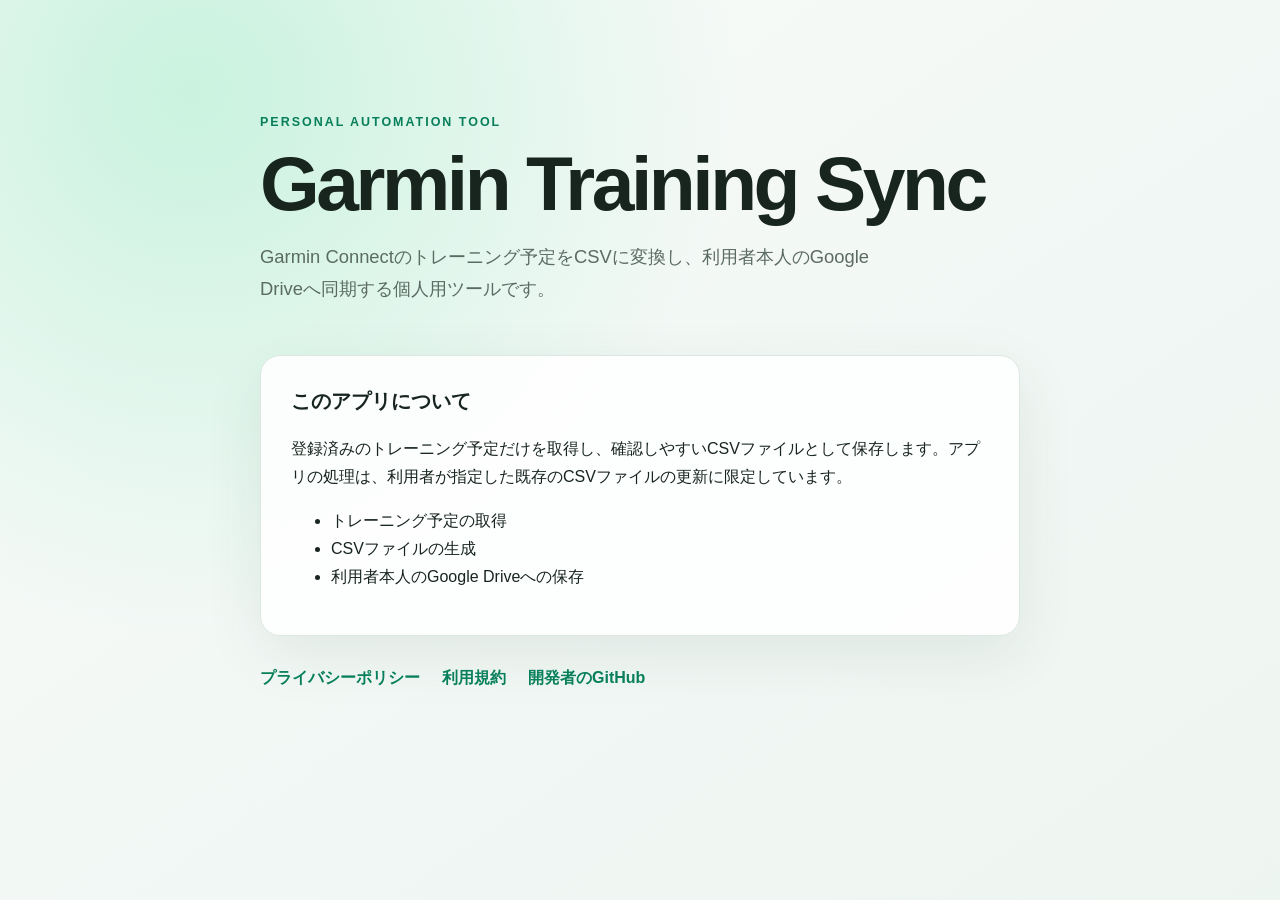
<file: index.html>
<!doctype html>
<html lang="ja">
<head>
  <meta charset="utf-8">
  <meta name="viewport" content="width=device-width, initial-scale=1">
  <meta name="description" content="Garmin Connectのトレーニング予定をGoogle Driveへ同期する個人用ツールです。">
  <title>Garmin Training Sync</title>
  <link rel="stylesheet" href="styles.css">
</head>
<body>
  <main class="container">
    <section class="hero">
      <p class="eyebrow">PERSONAL AUTOMATION TOOL</p>
      <h1>Garmin Training Sync</h1>
      <p class="lead">Garmin Connectのトレーニング予定をCSVに変換し、利用者本人のGoogle Driveへ同期する個人用ツールです。</p>
    </section>

    <section class="card">
      <h2>このアプリについて</h2>
      <p>登録済みのトレーニング予定だけを取得し、確認しやすいCSVファイルとして保存します。アプリの処理は、利用者が指定した既存のCSVファイルの更新に限定しています。</p>
      <ul>
        <li>トレーニング予定の取得</li>
        <li>CSVファイルの生成</li>
        <li>利用者本人のGoogle Driveへの保存</li>
      </ul>
    </section>

    <nav class="links" aria-label="Legal documents">
      <a href="privacy.html">プライバシーポリシー</a>
      <a href="terms.html">利用規約</a>
      <a href="https://github.com/goriwest-cmd">開発者のGitHub</a>
    </nav>
  </main>
</body>
</html>
</file>
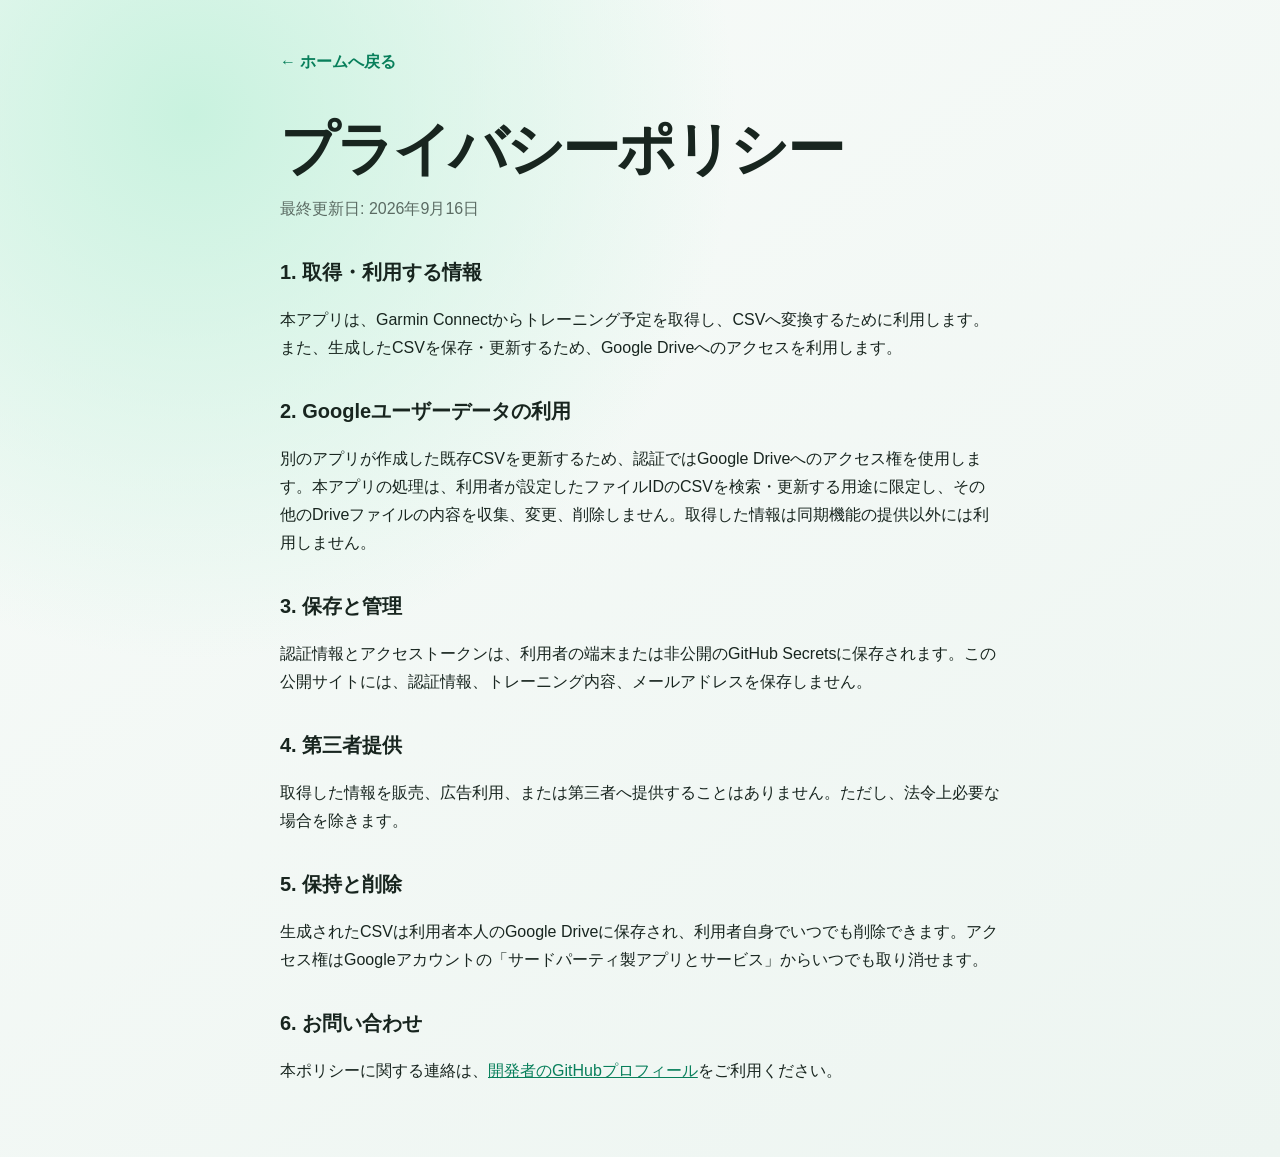
<file: privacy.html>
<!doctype html>
<html lang="ja">
<head>
  <meta charset="utf-8">
  <meta name="viewport" content="width=device-width, initial-scale=1">
  <title>プライバシーポリシー | Garmin Training Sync</title>
  <link rel="stylesheet" href="styles.css">
</head>
<body>
  <main class="container document">
    <a class="back" href="index.html">← ホームへ戻る</a>
    <h1>プライバシーポリシー</h1>
    <p class="updated">最終更新日: 2026年9月16日</p>

    <h2>1. 取得・利用する情報</h2>
    <p>本アプリは、Garmin Connectからトレーニング予定を取得し、CSVへ変換するために利用します。また、生成したCSVを保存・更新するため、Google Driveへのアクセスを利用します。</p>

    <h2>2. Googleユーザーデータの利用</h2>
    <p>別のアプリが作成した既存CSVを更新するため、認証ではGoogle Driveへのアクセス権を使用します。本アプリの処理は、利用者が設定したファイルIDのCSVを検索・更新する用途に限定し、その他のDriveファイルの内容を収集、変更、削除しません。取得した情報は同期機能の提供以外には利用しません。</p>

    <h2>3. 保存と管理</h2>
    <p>認証情報とアクセストークンは、利用者の端末または非公開のGitHub Secretsに保存されます。この公開サイトには、認証情報、トレーニング内容、メールアドレスを保存しません。</p>

    <h2>4. 第三者提供</h2>
    <p>取得した情報を販売、広告利用、または第三者へ提供することはありません。ただし、法令上必要な場合を除きます。</p>

    <h2>5. 保持と削除</h2>
    <p>生成されたCSVは利用者本人のGoogle Driveに保存され、利用者自身でいつでも削除できます。アクセス権はGoogleアカウントの「サードパーティ製アプリとサービス」からいつでも取り消せます。</p>

    <h2>6. お問い合わせ</h2>
    <p>本ポリシーに関する連絡は、<a href="https://github.com/goriwest-cmd">開発者のGitHubプロフィール</a>をご利用ください。</p>
  </main>
</body>
</html>
</file>
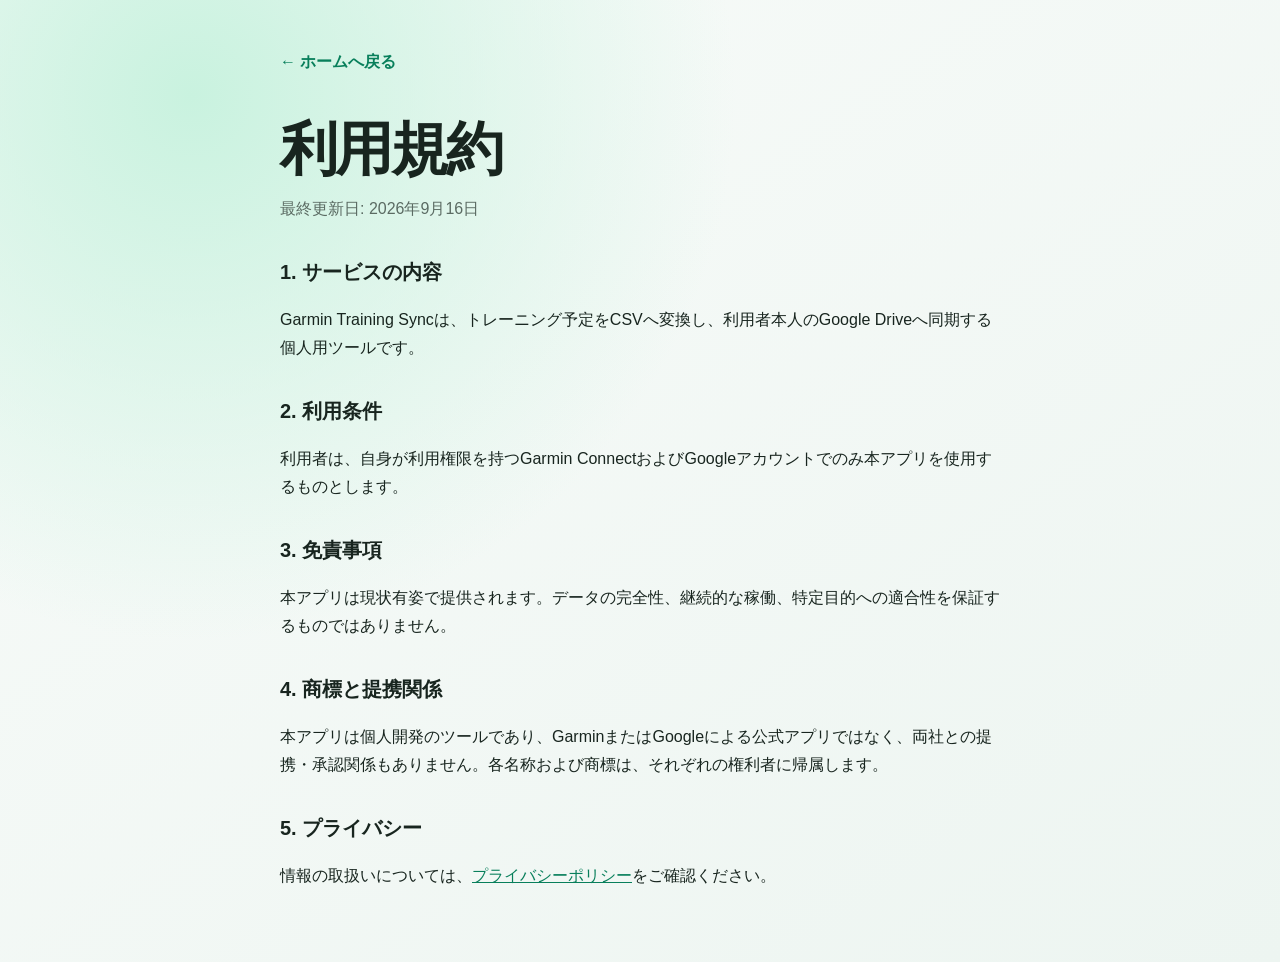
<file: terms.html>
<!doctype html>
<html lang="ja">
<head>
  <meta charset="utf-8">
  <meta name="viewport" content="width=device-width, initial-scale=1">
  <title>利用規約 | Garmin Training Sync</title>
  <link rel="stylesheet" href="styles.css">
</head>
<body>
  <main class="container document">
    <a class="back" href="index.html">← ホームへ戻る</a>
    <h1>利用規約</h1>
    <p class="updated">最終更新日: 2026年9月16日</p>

    <h2>1. サービスの内容</h2>
    <p>Garmin Training Syncは、トレーニング予定をCSVへ変換し、利用者本人のGoogle Driveへ同期する個人用ツールです。</p>

    <h2>2. 利用条件</h2>
    <p>利用者は、自身が利用権限を持つGarmin ConnectおよびGoogleアカウントでのみ本アプリを使用するものとします。</p>

    <h2>3. 免責事項</h2>
    <p>本アプリは現状有姿で提供されます。データの完全性、継続的な稼働、特定目的への適合性を保証するものではありません。</p>

    <h2>4. 商標と提携関係</h2>
    <p>本アプリは個人開発のツールであり、GarminまたはGoogleによる公式アプリではなく、両社との提携・承認関係もありません。各名称および商標は、それぞれの権利者に帰属します。</p>

    <h2>5. プライバシー</h2>
    <p>情報の取扱いについては、<a href="privacy.html">プライバシーポリシー</a>をご確認ください。</p>
  </main>
</body>
</html>
</file>
<file: styles.css>
:root {
  color-scheme: light;
  --ink: #18251f;
  --muted: #5b6b63;
  --accent: #087f5b;
  --surface: rgba(255, 255, 255, 0.88);
  --border: #dce7e1;
}

* { box-sizing: border-box; }

body {
  margin: 0;
  min-height: 100vh;
  color: var(--ink);
  font-family: -apple-system, BlinkMacSystemFont, "Segoe UI", sans-serif;
  line-height: 1.75;
  background:
    radial-gradient(circle at 15% 10%, #c9f2df 0, transparent 34rem),
    linear-gradient(145deg, #f8fbf9, #edf5f1);
}

a { color: var(--accent); }

.container {
  width: min(760px, calc(100% - 40px));
  margin: 0 auto;
  padding: 72px 0 56px;
}

.hero { padding: 40px 0 32px; }

.eyebrow {
  margin: 0 0 10px;
  color: var(--accent);
  font-size: .78rem;
  font-weight: 750;
  letter-spacing: .16em;
}

h1 {
  margin: 0 0 16px;
  font-size: clamp(2.4rem, 9vw, 4.8rem);
  line-height: 1.02;
  letter-spacing: -.045em;
}

.lead { max-width: 650px; color: var(--muted); font-size: 1.15rem; }

.card {
  padding: 28px 30px;
  border: 1px solid var(--border);
  border-radius: 20px;
  background: var(--surface);
  box-shadow: 0 18px 60px rgba(31, 75, 56, .09);
}

h2 { margin: 2rem 0 .5rem; font-size: 1.25rem; }
.card h2 { margin-top: 0; }

.links {
  display: flex;
  flex-wrap: wrap;
  gap: 12px 22px;
  margin-top: 28px;
}

.links a, .back { font-weight: 650; text-decoration: none; }
.links a:hover, .back:hover { text-decoration: underline; }

.document {
  max-width: 720px;
  padding-top: 48px;
}

.document h1 {
  margin-top: 44px;
  font-size: clamp(2.1rem, 7vw, 3.6rem);
}

.updated { color: var(--muted); }

@media (max-width: 520px) {
  .container { width: min(100% - 28px, 760px); padding-top: 40px; }
  .card { padding: 22px; }
}
</file>
